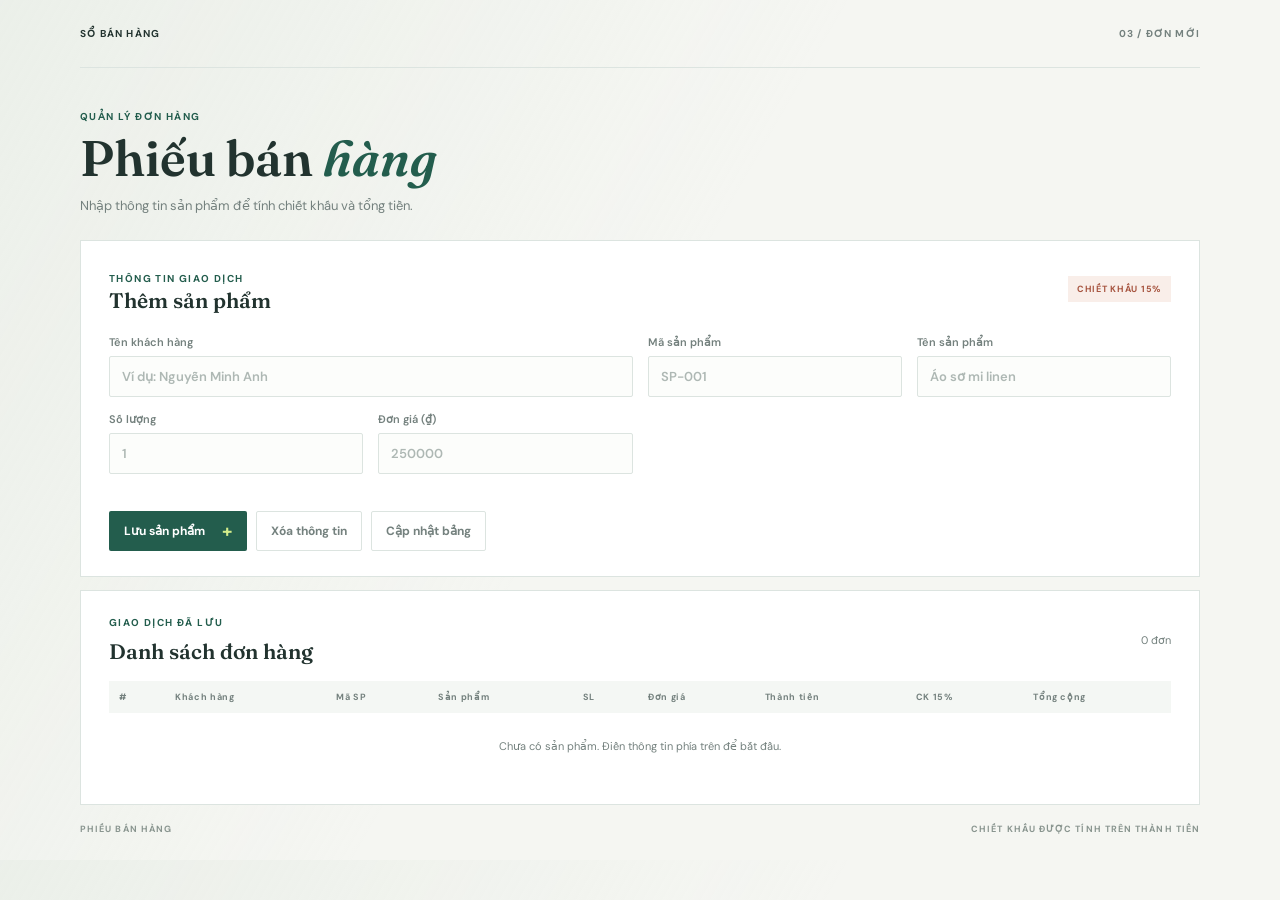
<file: day3/index.html>
<!doctype html>
<html lang="vi">
<head>
  <meta charset="utf-8">
  <meta name="viewport" content="width=device-width, initial-scale=1">
  <title>Phiếu bán hàng</title>
  <link rel="stylesheet" href="index.css">
  <link rel="stylesheet" href="../fixed-type.css">
  <script src="index.js" defer></script>
</head>
<body>
  <main class="page">
    <header><a href="index.html">SỔ BÁN HÀNG</a><span>03 / ĐƠN MỚI</span></header>
    <section class="intro"><p>QUẢN LÝ ĐƠN HÀNG</p><h1>Phiếu bán <em>hàng</em></h1><span>Nhập thông tin sản phẩm để tính chiết khấu và tổng tiền.</span></section>
    <form id="order-form" novalidate>
      <div class="form-title"><div><small>THÔNG TIN GIAO DỊCH</small><h2>Thêm sản phẩm</h2></div><span class="discount">CHIẾT KHẤU 15%</span></div>
      <div class="grid">
        <label class="wide">Tên khách hàng<input id="customer" autocomplete="name" placeholder="Ví dụ: Nguyễn Minh Anh" required></label>
        <label>Mã sản phẩm<input id="product-code" placeholder="SP-001" required></label>
        <label>Tên sản phẩm<input id="product-name" placeholder="Áo sơ mi linen" required></label>
        <label>Số lượng<input id="quantity" type="number" min="1" step="1" inputmode="numeric" placeholder="1" required></label>
        <label>Đơn giá (₫)<input id="price" type="number" min="0" step="1000" inputmode="numeric" placeholder="250000" required></label>
      </div>
      <p class="error" id="error" role="alert" aria-live="polite"></p>
      <div class="actions"><button class="save" type="submit">Lưu sản phẩm <span>+</span></button><button class="reset" type="reset">Xóa thông tin</button><button class="show" id="show-orders" type="button">Cập nhật bảng</button></div>
    </form>
    <section class="orders"><div class="table-heading"><div><small>GIAO DỊCH ĐÃ LƯU</small><h2>Danh sách đơn hàng</h2></div><span id="order-count">0 đơn</span></div>
      <div class="table-scroll"><table><thead><tr><th>#</th><th>Khách hàng</th><th>Mã SP</th><th>Sản phẩm</th><th>SL</th><th>Đơn giá</th><th>Thành tiền</th><th>CK 15%</th><th>Tổng cộng</th></tr></thead><tbody id="orders-body"><tr class="empty"><td colspan="9">Chưa có sản phẩm. Điền thông tin phía trên để bắt đầu.</td></tr></tbody></table></div>
    </section>
    <footer><span>PHIẾU BÁN HÀNG</span><span>CHIẾT KHẤU ĐƯỢC TÍNH TRÊN THÀNH TIỀN</span></footer>
  </main>
</body>
</html>
</file>
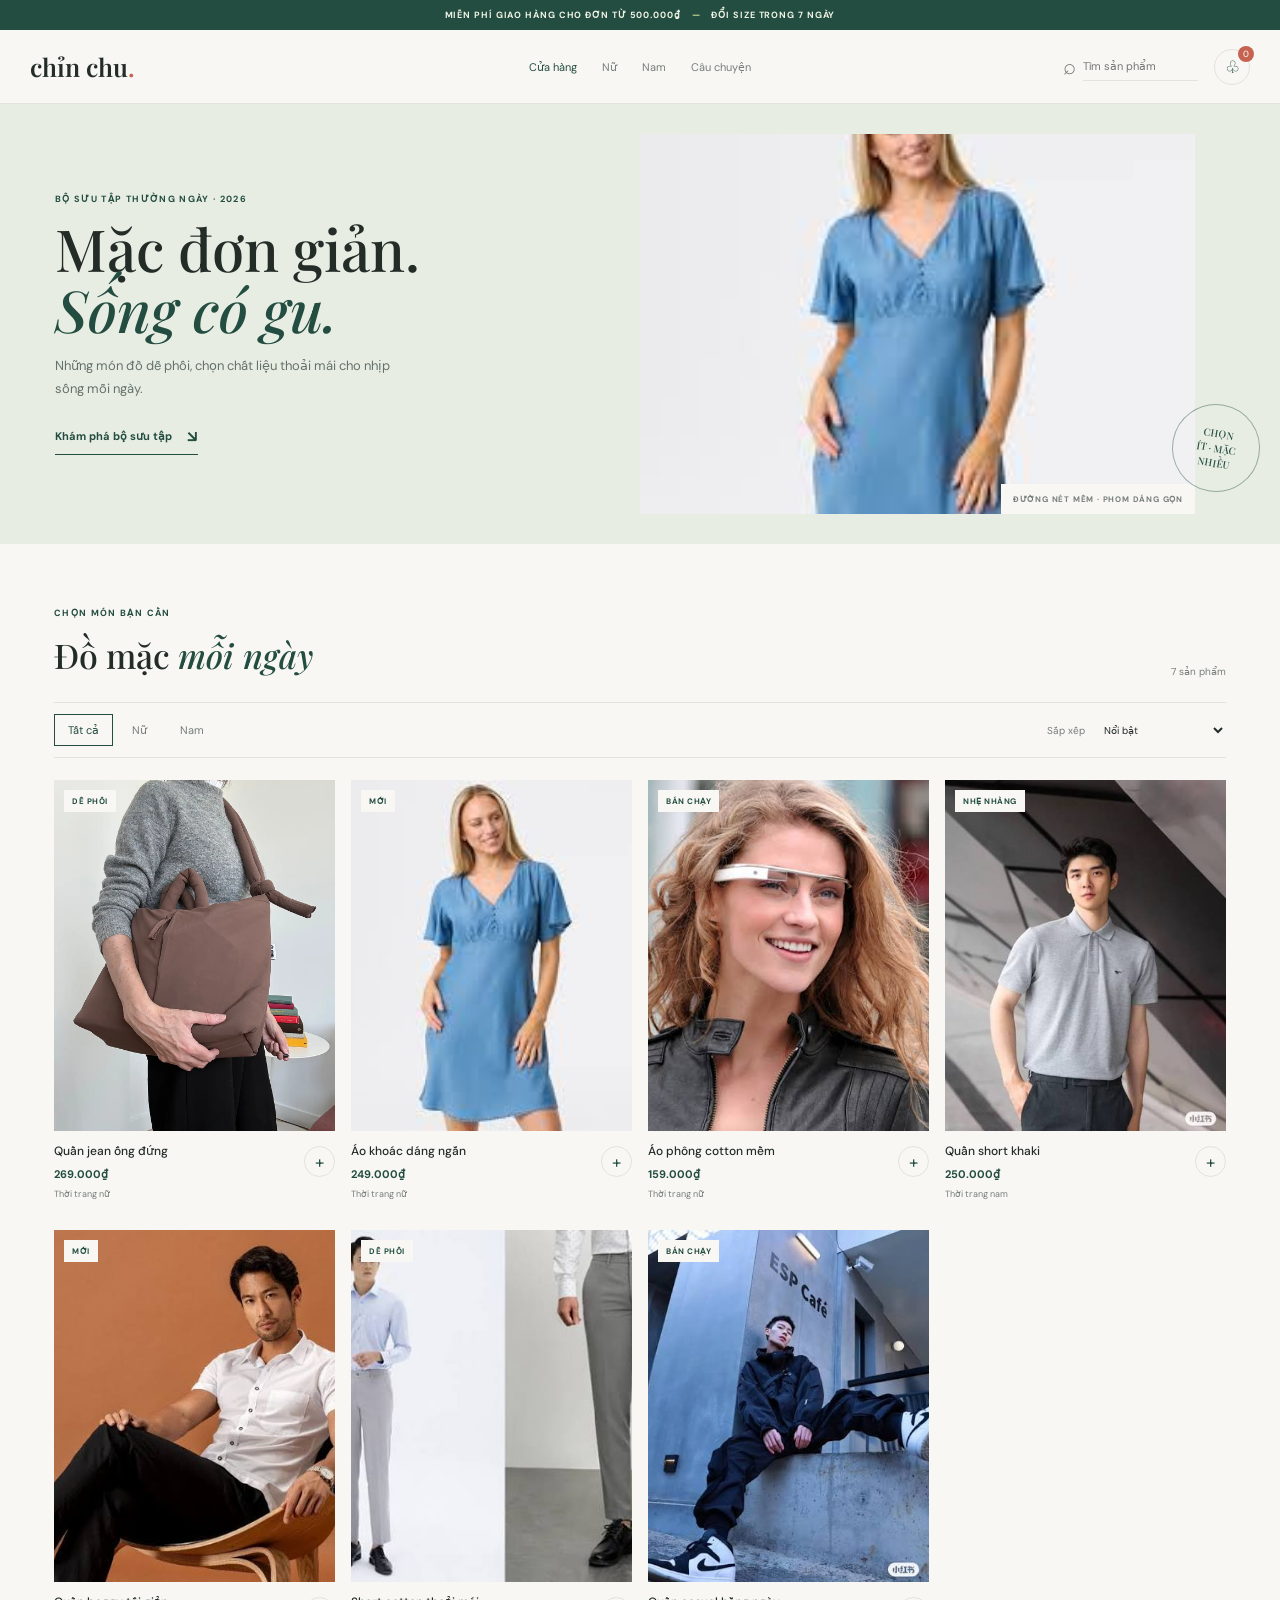
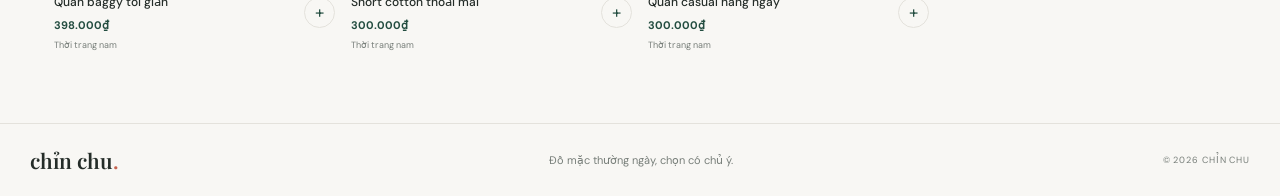
<file: day4/index.html>
<!doctype html>
<html lang="vi">
<head>
  <meta charset="utf-8">
  <meta name="viewport" content="width=device-width, initial-scale=1">
  <meta name="theme-color" content="#f8f7f4">
  <title>Chỉn Chu — Thời trang mỗi ngày</title>
  <link rel="preconnect" href="https://fonts.googleapis.com">
  <link rel="preconnect" href="https://fonts.gstatic.com" crossorigin>
  <link href="https://fonts.googleapis.com/css2?family=DM+Sans:wght@400;500;600;700&family=Playfair+Display:ital,wght@0,500;0,600;1,500;1,600&display=swap" rel="stylesheet">
  <link rel="stylesheet" href="index.css">
  <link rel="stylesheet" href="../fixed-type.css">
  <script src="index.js" defer></script>
</head>
<body>
  <div class="announcement">MIỄN PHÍ GIAO HÀNG CHO ĐƠN TỪ 500.000₫ <span>—</span> ĐỔI SIZE TRONG 7 NGÀY</div>
  <header class="site-header">
    <a class="brand" href="index.html" aria-label="Chỉn Chu, trang chủ">chỉn chu<span>.</span></a>
    <nav aria-label="Danh mục chính"><a href="#products" class="active">Cửa hàng</a><a href="#women" data-nav-category="women">Nữ</a><a href="#men" data-nav-category="men">Nam</a><a href="#story">Câu chuyện</a></nav>
    <div class="header-tools"><label class="search"><span aria-hidden="true">⌕</span><input id="search" type="search" placeholder="Tìm sản phẩm" aria-label="Tìm sản phẩm"></label><button class="cart-button" id="cart-button" type="button" aria-label="Giỏ hàng, 0 sản phẩm"><span aria-hidden="true">♧</span><span class="cart-count" id="cart-count">0</span></button></div>
  </header>

  <main>
    <section class="intro-band" id="story">
      <div class="intro-copy"><p class="eyebrow">BỘ SƯU TẬP THƯỜNG NGÀY · 2026</p><h1>Mặc đơn giản.<br><em>Sống có gu.</em></h1><p>Những món đồ dễ phối, chọn chất liệu thoải mái cho nhịp sống mỗi ngày.</p><a class="text-link" href="#products">Khám phá bộ sưu tập <span aria-hidden="true">↘</span></a></div>
      <div class="intro-photo"><img src="public/forwomen.jpeg" alt="Trang phục nữ trong bộ sưu tập thường ngày"><span class="photo-caption">ĐƯỜNG NÉT MỀM · PHOM DÁNG GỌN</span></div>
      <div class="intro-stamp" aria-hidden="true">CHỌN<br>ÍT · MẶC<br>NHIỀU</div>
    </section>

    <section class="catalog" id="products" aria-labelledby="catalog-title">
      <div class="catalog-heading"><div><p class="eyebrow">CHỌN MÓN BẠN CẦN</p><h2 id="catalog-title">Đồ mặc <em>mỗi ngày</em></h2></div><p class="result-count" id="result-count" aria-live="polite"></p></div>
      <div class="catalog-tools"><div class="filters" role="group" aria-label="Lọc theo giới tính"><button class="filter active" type="button" data-filter="all" aria-pressed="true">Tất cả</button><button class="filter" id="women" type="button" data-filter="women" aria-pressed="false">Nữ</button><button class="filter" id="men" type="button" data-filter="men" aria-pressed="false">Nam</button></div><label class="sort-label" for="sort">Sắp xếp<select id="sort"><option value="featured">Nổi bật</option><option value="low">Giá thấp đến cao</option><option value="high">Giá cao đến thấp</option></select></label></div>
      <div class="product-grid" id="product-grid"></div>
      <p class="empty-state" id="empty-state" hidden>Không tìm thấy món phù hợp. Thử từ khóa khác nhé.</p>
    </section>
  </main>

  <footer class="site-footer"><a class="brand" href="index.html">chỉn chu<span>.</span></a><p>Đồ mặc thường ngày, chọn có chủ ý.</p><span>© 2026 CHỈN CHU</span></footer>
  <p class="toast" id="toast" role="status" aria-live="polite"></p>
</body>
</html>
</file>
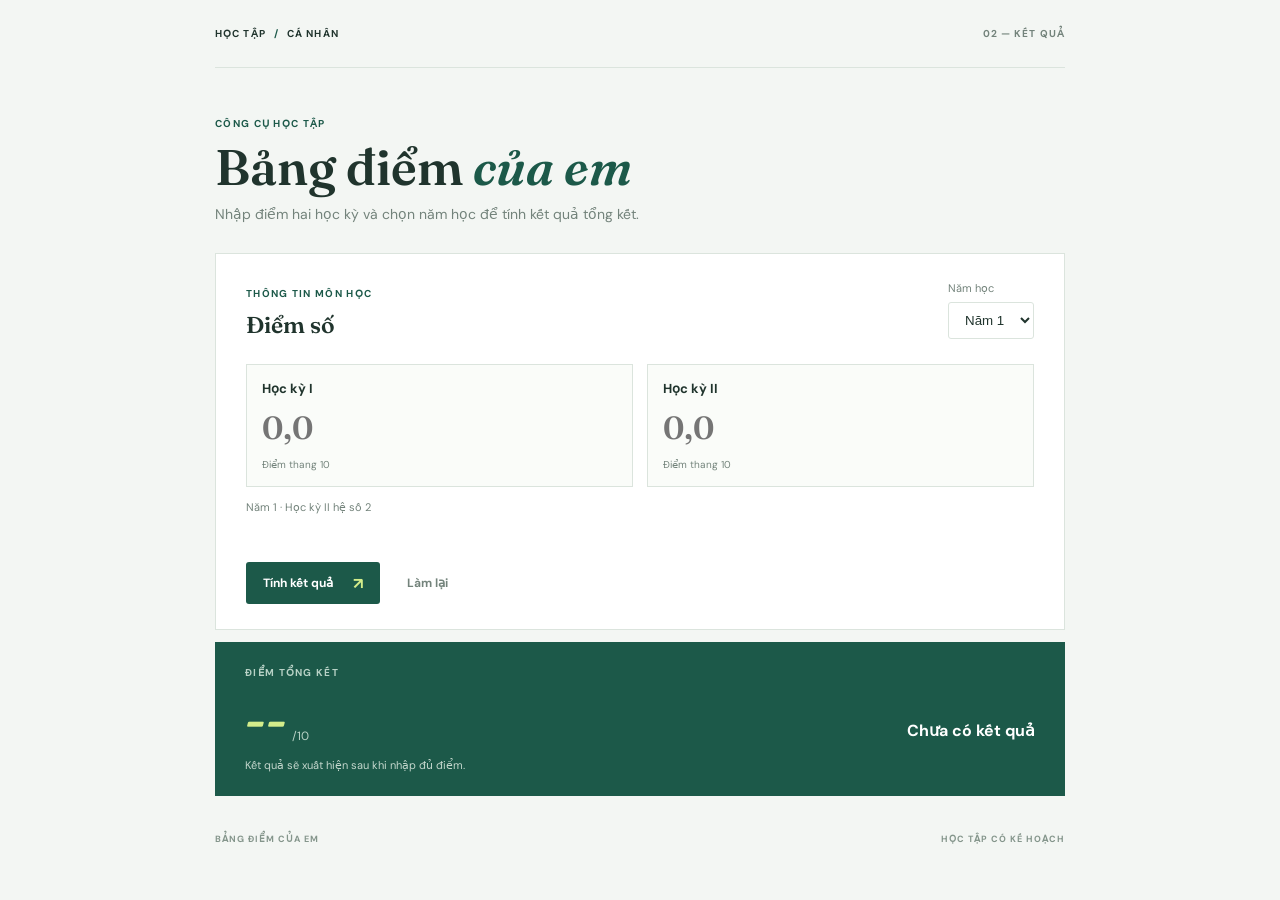
<file: day2/bai3/index.html>
<!doctype html>
<html lang="vi">
<head>
  <meta charset="utf-8">
  <meta name="viewport" content="width=device-width, initial-scale=1">
  <title>Bảng điểm của em</title>
  <link rel="stylesheet" href="index.css">
  <link rel="stylesheet" href="../../fixed-type.css">
  <script src="index.js" defer></script>
</head>
<body>
  <main class="sheet">
    <header class="masthead"><a href="index.html">HỌC TẬP <span>/</span> CÁ NHÂN</a><span>02 — KẾT QUẢ</span></header>
    <section class="intro"><p class="kicker">CÔNG CỤ HỌC TẬP</p><h1>Bảng điểm <em>của em</em></h1><p>Nhập điểm hai học kỳ và chọn năm học để tính kết quả tổng kết.</p></section>
    <form id="grade-form" novalidate>
      <div class="form-top"><div><p class="kicker">THÔNG TIN MÔN HỌC</p><h2>Điểm số</h2></div>
        <label class="year-select">Năm học<select id="year"><option value="1">Năm 1</option><option value="2">Năm 2</option><option value="3">Năm 3</option></select></label>
      </div>
      <div class="fields">
        <label class="score-field">Học kỳ I<input id="semester-one" type="number" min="0" max="10" step="0.1" placeholder="0,0" required><span>Điểm thang 10</span></label>
        <label class="score-field">Học kỳ II<input id="semester-two" type="number" min="0" max="10" step="0.1" placeholder="0,0" required><span>Điểm thang 10</span></label>
      </div>
      <p class="weight" id="weight"></p>
      <p class="error" id="error" role="alert" aria-live="polite"></p>
      <div class="actions"><button class="primary" type="submit">Tính kết quả <span>↗</span></button><button class="secondary" type="reset">Làm lại</button></div>
    </form>
    <section class="result" aria-live="polite"><div><p class="kicker">ĐIỂM TỔNG KẾT</p><p class="average" id="average">--<small>/10</small></p></div><div class="grade" id="grade">Chưa có kết quả</div><p class="result-note" id="note">Kết quả sẽ xuất hiện sau khi nhập đủ điểm.</p></section>
    <footer><span>BẢNG ĐIỂM CỦA EM</span><span>HỌC TẬP CÓ KẾ HOẠCH</span></footer>
  </main>
</body>
</html>
</file>
<file: day3/index.css>
@import url("https://fonts.googleapis.com/css2?family=DM+Sans:wght@400;500;600;700&family=Fraunces:opsz,wght@9..144,600&display=swap");
:root { color-scheme: light; --ink:#22332f; --muted:#74817e; --line:#dce4e0; --green:#235d4d; --paper:#f5f6f2; --white:#fff; --coral:#dc765f; font-family:"DM Sans",sans-serif; color:var(--ink); }
*{box-sizing:border-box}body{min-width:320px;margin:0;background:var(--paper);background-image:linear-gradient(120deg,rgba(218,228,218,.35),transparent 48%)}button,input{font:inherit}button{cursor:pointer}.page{width:min(1120px,calc(100% - 40px));margin:auto}header,footer{display:flex;justify-content:space-between;align-items:center;color:var(--muted);font-size:10px;font-weight:700;letter-spacing:.12em}header{height:68px;border-bottom:1px solid var(--line)}header a{color:var(--ink);text-decoration:none}.intro{padding:42px 0 25px}.intro>p,.form-title small,.table-heading small{margin:0 0 9px;color:var(--green);font-size:10px;font-weight:700;letter-spacing:.14em}.intro h1{margin:0 0 9px;font:600 clamp(36px,5vw,50px)/1.05 "Fraunces",serif}.intro h1 em{color:var(--green)}.intro>span{color:var(--muted);font-size:13px}form,.orders{padding:25px 28px;border:1px solid var(--line);background:var(--white)}.form-title,.table-heading{display:flex;justify-content:space-between;align-items:center;gap:16px;margin-bottom:22px}h2{margin:0;font:600 21px "Fraunces",serif}.discount{padding:7px 9px;background:#f9eee9;color:#a75540;font-size:9px;font-weight:700;letter-spacing:.08em}.grid{display:grid;grid-template-columns:repeat(4,minmax(0,1fr));gap:15px}.grid label{display:grid;gap:7px;color:var(--muted);font-size:11px;font-weight:600}.grid label.wide{grid-column:span 2}.grid input{width:100%;min-width:0;padding:11px 12px;border:1px solid var(--line);border-radius:2px;background:#fcfdfb;color:var(--ink);font-size:13px}.grid input:focus{outline:2px solid #a5c4ad;outline-offset:1px}.grid input::placeholder{color:#aeb8b4}.error{min-height:16px;margin:10px 0 0;color:#ae4939;font-size:12px}.actions{display:flex;flex-wrap:wrap;gap:9px;margin-top:11px}.actions button{min-height:40px;padding:0 14px;border:1px solid transparent;border-radius:2px;font-size:12px;font-weight:700}.save{display:flex;align-items:center;gap:17px;background:var(--green);color:#fff}.save span{color:#d4ed8b;font-size:18px}.reset,.show{background:#fff;border-color:var(--line)!important;color:var(--muted)}.reset:hover,.show:hover{color:var(--ink)}.orders{margin-top:13px}.table-heading{margin-bottom:17px}.table-heading small{display:block}.table-heading h2{display:inline-block}.table-heading>span{color:var(--muted);font-size:11px}.table-scroll{overflow-x:auto}table{width:100%;border-collapse:collapse;text-align:left;white-space:nowrap}th{padding:10px;background:#f4f7f4;color:var(--muted);font-size:9px;letter-spacing:.07em}td{padding:12px 10px;border-bottom:1px solid #edf0ed;font-size:11px}tbody tr:last-child td{border-bottom:0}.empty td{padding:26px 10px;color:var(--muted);text-align:center}.total{color:var(--green);font-weight:700}footer{padding:18px 0 25px;color:#89958f;font-size:9px}@media(max-width:760px){.grid{grid-template-columns:repeat(2,minmax(0,1fr))}.grid label.wide{grid-column:span 2}form,.orders{padding:21px 18px}}@media(max-width:440px){.page{width:calc(100% - 28px)}.form-title{align-items:flex-start;flex-direction:column}.grid{grid-template-columns:1fr}.grid label.wide{grid-column:auto}footer{gap:10px;font-size:8px}}
</file>
<file: fixed-type.css>
.intro h1 { font-size: 50px; }
.intro-copy h1 { font-size: 58px; }

@media (max-width: 580px) {
  .intro h1 { font-size: 37px; }
  .intro-copy h1 { font-size: 42px; }
}
</file>
<file: day4/index.css>
:root { color-scheme: light; --ink:#242c28; --muted:#777e79; --line:#e4e2dc; --paper:#f8f7f4; --green:#234d40; --coral:#c66350; --lime:#d7e2a0; font-family:"DM Sans",sans-serif; color:var(--ink); background:var(--paper); }
*{box-sizing:border-box}html{scroll-behavior:smooth}body{min-width:320px;margin:0}button,input,select{font:inherit}button,a,select{cursor:pointer}.announcement{padding:9px 15px;background:var(--green);color:#eff3e5;text-align:center;font-size:9px;font-weight:700;letter-spacing:.1em}.announcement span{padding:0 8px;color:var(--lime)}.site-header{display:grid;grid-template-columns:1fr 1fr 1fr;align-items:center;gap:16px;min-height:74px;padding:0 max(28px,calc((100vw - 1220px)/2));border-bottom:1px solid var(--line);background:rgba(248,247,244,.96)}.brand{color:var(--ink);font:600 25px "Playfair Display",serif;letter-spacing:0;text-decoration:none}.brand span{color:var(--coral)}nav{display:flex;justify-content:center;gap:25px}nav a{color:var(--muted);font-size:11px;text-decoration:none}nav a:hover,nav a.active{color:var(--green)}.header-tools{display:flex;justify-content:flex-end;align-items:center;gap:16px}.search{display:flex;align-items:center;gap:7px;color:var(--muted)}.search span{font-size:22px;line-height:1}.search input{width:115px;padding:7px 0;border:0;border-bottom:1px solid var(--line);outline:0;background:transparent;font-size:11px}.search input:focus{border-color:var(--green)}.cart-button{position:relative;display:grid;width:36px;aspect-ratio:1;place-items:center;border:1px solid var(--line);border-radius:50%;background:transparent;color:var(--green);font-size:17px}.cart-count{position:absolute;top:-4px;right:-5px;display:grid;min-width:16px;height:16px;place-items:center;border-radius:50%;background:var(--coral);color:#fff;font-size:9px}.intro-band{position:relative;display:grid;grid-template-columns:1fr 1fr;min-height:440px;max-width:1300px;margin:auto;padding:30px max(36px,calc((100vw - 1170px)/2));overflow:hidden;background:#e8ede4}.intro-copy{align-self:center;padding:35px 28px 35px 0}.eyebrow{margin:0 0 13px;color:var(--green);font-size:9px;font-weight:700;letter-spacing:.15em}.intro-copy h1{margin:0 0 16px;font:500 clamp(43px,5.1vw,66px)/1.04 "Playfair Display",serif}.intro-copy h1 em,.catalog-heading h2 em{color:var(--green);font-weight:500}.intro-copy>p:not(.eyebrow){max-width:350px;margin:0;color:#65716b;font-size:13px;line-height:1.75}.text-link{display:inline-flex;align-items:center;gap:15px;margin-top:25px;padding-bottom:7px;border-bottom:1px solid var(--green);color:var(--green);font-size:11px;font-weight:700;text-decoration:none}.text-link span{font-size:16px}.intro-photo{position:relative;align-self:stretch;min-height:380px;margin:0 30px 0 0;overflow:hidden;background:#d0d5cb}.intro-photo img{width:100%;height:100%;position:absolute;inset:0;object-fit:cover;object-position:center 42%}.photo-caption{position:absolute;right:0;bottom:0;padding:10px 12px;background:var(--paper);color:var(--muted);font-size:8px;font-weight:700;letter-spacing:.1em}.intro-stamp{position:absolute;right:max(20px,calc((100vw - 1240px)/2));bottom:52px;display:grid;width:88px;aspect-ratio:1;place-content:center;border:1px solid rgba(35,77,64,.42);border-radius:50%;color:var(--green);text-align:center;font:500 10px/1.5 "Playfair Display",serif;transform:rotate(10deg)}.catalog{max-width:1220px;margin:0 auto;padding:63px 24px 72px}.catalog-heading{display:flex;align-items:end;justify-content:space-between;gap:20px}.catalog-heading h2{margin:0;font:500 34px "Playfair Display",serif}.result-count{margin:0;color:var(--muted);font-size:10px}.catalog-tools{display:flex;justify-content:space-between;align-items:center;margin:24px 0 22px;padding:11px 0;border-top:1px solid var(--line);border-bottom:1px solid var(--line)}.filters{display:flex;gap:5px}.filter{min-height:32px;padding:0 13px;border:1px solid transparent;background:transparent;color:var(--muted);font-size:11px}.filter:hover{color:var(--green)}.filter.active{border-color:var(--green);color:var(--green)}.sort-label{display:flex;align-items:center;gap:8px;color:var(--muted);font-size:10px}.sort-label select{padding:7px 22px 7px 7px;border:0;background:transparent;color:var(--ink);font-size:10px}.product-grid{display:grid;grid-template-columns:repeat(4,minmax(0,1fr));gap:30px 16px}.product-card{min-width:0}.product-image{position:relative;display:block;overflow:hidden;aspect-ratio:4/5;background:#e5e5df}.product-image img{width:100%;height:100%;object-fit:cover;transition:transform .45s ease}.product-card:hover .product-image img{transform:scale(1.035)}.product-tag{position:absolute;top:10px;left:10px;padding:6px 8px;background:var(--paper);color:var(--green);font-size:8px;font-weight:700;letter-spacing:.07em}.product-info{display:grid;grid-template-columns:1fr auto;gap:7px 8px;padding-top:11px}.product-info h3{margin:0;font-size:12px;font-weight:500;line-height:1.5}.product-info p{margin:0;color:var(--green);font-size:11px;font-weight:700}.product-info .product-kind{grid-column:1;color:var(--muted);font-size:9px;font-weight:400}.add-button{grid-column:2;grid-row:1 / span 2;align-self:center;width:31px;aspect-ratio:1;border:1px solid var(--line);border-radius:50%;background:transparent;color:var(--green);font-size:17px}.add-button:hover{border-color:var(--green);background:var(--green);color:#fff}.empty-state{padding:35px 0;color:var(--muted);text-align:center;font-size:13px}.site-footer{display:flex;align-items:center;justify-content:space-between;gap:20px;padding:22px max(28px,calc((100vw - 1220px)/2));border-top:1px solid var(--line)}.site-footer .brand{font-size:21px}.site-footer p{margin:0;color:var(--muted);font-size:11px}.site-footer>span{color:var(--muted);font-size:9px;letter-spacing:.1em}.toast{position:fixed;right:22px;bottom:20px;z-index:2;max-width:min(320px,calc(100vw - 32px));margin:0;padding:12px 16px;background:var(--green);color:#fff;font-size:11px;opacity:0;pointer-events:none;transform:translateY(8px);transition:opacity .2s,transform .2s}.toast.visible{opacity:1;transform:translateY(0)}
@media(max-width:850px){.site-header{grid-template-columns:1fr auto;padding:0 24px}nav{grid-row:2;grid-column:1/-1;justify-content:flex-start;order:3;padding-bottom:13px}.site-header{padding-top:12px}.header-tools{grid-column:2;grid-row:1}.intro-band{min-height:390px;padding:25px 38px}.intro-photo{min-height:330px}.product-grid{grid-template-columns:repeat(3,minmax(0,1fr))}.intro-stamp{right:20px;bottom:30px}}
@media(max-width:580px){.announcement{font-size:8px}.site-header{min-height:65px;grid-template-columns:1fr auto;padding:10px 17px 0}.brand{font-size:22px}nav{gap:20px;padding:12px 0;font-size:10px}.search input{width:85px}.header-tools{gap:10px}.intro-band{grid-template-columns:1fr;min-height:0;padding:35px 23px 30px}.intro-copy{padding:0 0 25px}.intro-copy h1{font-size:46px}.intro-photo{min-height:240px;margin:0 16px 0 0}.intro-stamp{right:13px;bottom:19px;width:70px;font-size:9px}.catalog{padding:43px 17px 50px}.catalog-heading h2{font-size:27px}.catalog-tools{align-items:flex-start;gap:12px}.filter{padding:0 9px}.sort-label{gap:3px}.sort-label select{max-width:110px}.product-grid{grid-template-columns:repeat(2,minmax(0,1fr));gap:24px 11px}.product-info h3{font-size:11px}.site-footer{flex-wrap:wrap;padding:18px}.site-footer p{order:3;width:100%}}
</file>
<file: day2/bai3/index.css>
@import url("https://fonts.googleapis.com/css2?family=DM+Sans:wght@400;500;600;700&family=Fraunces:opsz,wght@9..144,600&display=swap");
:root { color-scheme: light; --ink: #20342d; --muted: #73837b; --line: #dbe4dd; --green: #1c5949; --lime: #d4ed8b; font-family: "DM Sans", sans-serif; }
* { box-sizing: border-box; }
body { min-width: 320px; min-height: 100vh; margin: 0; background: #f3f6f3; color: var(--ink); background-image: radial-gradient(#cfdbd1 .7px, transparent .7px); background-size: 18px 18px; }
.sheet { width: min(850px, calc(100% - 36px)); margin: 0 auto; }
.masthead, footer { display: flex; align-items: center; justify-content: space-between; border-bottom: 1px solid var(--line); color: var(--muted); font-size: 10px; font-weight: 700; letter-spacing: .11em; }
.masthead { height: 68px; }.masthead a { color: var(--ink); text-decoration: none; }.masthead a span { padding: 0 5px; color: var(--green); }
.intro { padding: 49px 0 27px; }.kicker { margin: 0 0 11px; color: var(--green); font-size: 10px; font-weight: 700; letter-spacing: .13em; }
h1 { margin: 0 0 10px; font: 600 clamp(38px, 7vw, 57px)/1.04 "Fraunces", serif; }h1 em { color: var(--green); }
.intro>p:last-child { max-width: 470px; margin: 0; color: var(--muted); font-size: 14px; line-height: 1.65; }
#grade-form { padding: 27px 30px 25px; border: 1px solid var(--line); background: white; }
.form-top { display: flex; align-items: flex-end; justify-content: space-between; gap: 16px; margin-bottom: 25px; }h2 { margin: 0; font: 600 23px "Fraunces", serif; }
.year-select { display: grid; gap: 7px; color: var(--muted); font-size: 11px; }.year-select select { padding: 9px 12px; border: 1px solid var(--line); border-radius: 3px; background: white; color: var(--ink); }
.fields { display: grid; grid-template-columns: 1fr 1fr; gap: 14px; }.score-field { display: grid; gap: 7px; padding: 15px; border: 1px solid var(--line); background: #fafcf9; font-size: 13px; font-weight: 700; }
.score-field input { width: 100%; padding: 4px 0; border: 0; outline: 0; background: transparent; color: var(--green); font: 600 32px "Fraunces", serif; }.score-field input:focus-visible { outline: 2px solid #9cbf79; }.score-field span { color: var(--muted); font-size: 10px; font-weight: 400; }
.weight, .error { min-height: 17px; margin: 13px 0 0; color: var(--muted); font-size: 11px; }.error { color: #b24635; }
.actions { display: flex; gap: 10px; margin-top: 15px; }.actions button { min-height: 42px; padding: 0 16px; border: 1px solid transparent; border-radius: 3px; font: 700 12px "DM Sans", sans-serif; cursor: pointer; }.primary { display: flex; align-items: center; gap: 20px; background: var(--green); color: white; }.primary span { color: var(--lime); font-size: 16px; }.secondary { background: transparent; color: var(--muted); }.secondary:hover { color: var(--ink); text-decoration: underline; }
.result { display: grid; grid-template-columns: 1fr auto; align-items: end; gap: 10px; margin-top: 12px; padding: 24px 30px; background: var(--green); color: white; }.result .kicker { color: #b8d2c6; }.average { margin: 0; color: var(--lime); font: 600 58px/1 "Fraunces", serif; }.average small { padding-left: 5px; color: #b8d2c6; font: 12px "DM Sans", sans-serif; }.grade { padding-bottom: 7px; font-size: 16px; font-weight: 700; }.result-note { grid-column: 1 / -1; margin: 0; color: #c4d7cd; font-size: 11px; }
footer { margin-top: 22px; padding: 15px 0 22px; border: 0; color: #84958b; font-size: 9px; }
@media(max-width: 520px) { .intro { padding-top: 37px; }#grade-form { padding: 22px 18px; }.form-top { align-items: flex-start; }.fields { grid-template-columns: 1fr; gap: 10px; }.score-field { grid-template-columns: 1fr auto; align-items: center; }.score-field input { grid-column: 2; grid-row: 1 / span 2; width: 120px; }.score-field span { grid-column: 1; }.result { padding: 22px 18px; }footer { gap: 10px; font-size: 8px; } }
</file>
